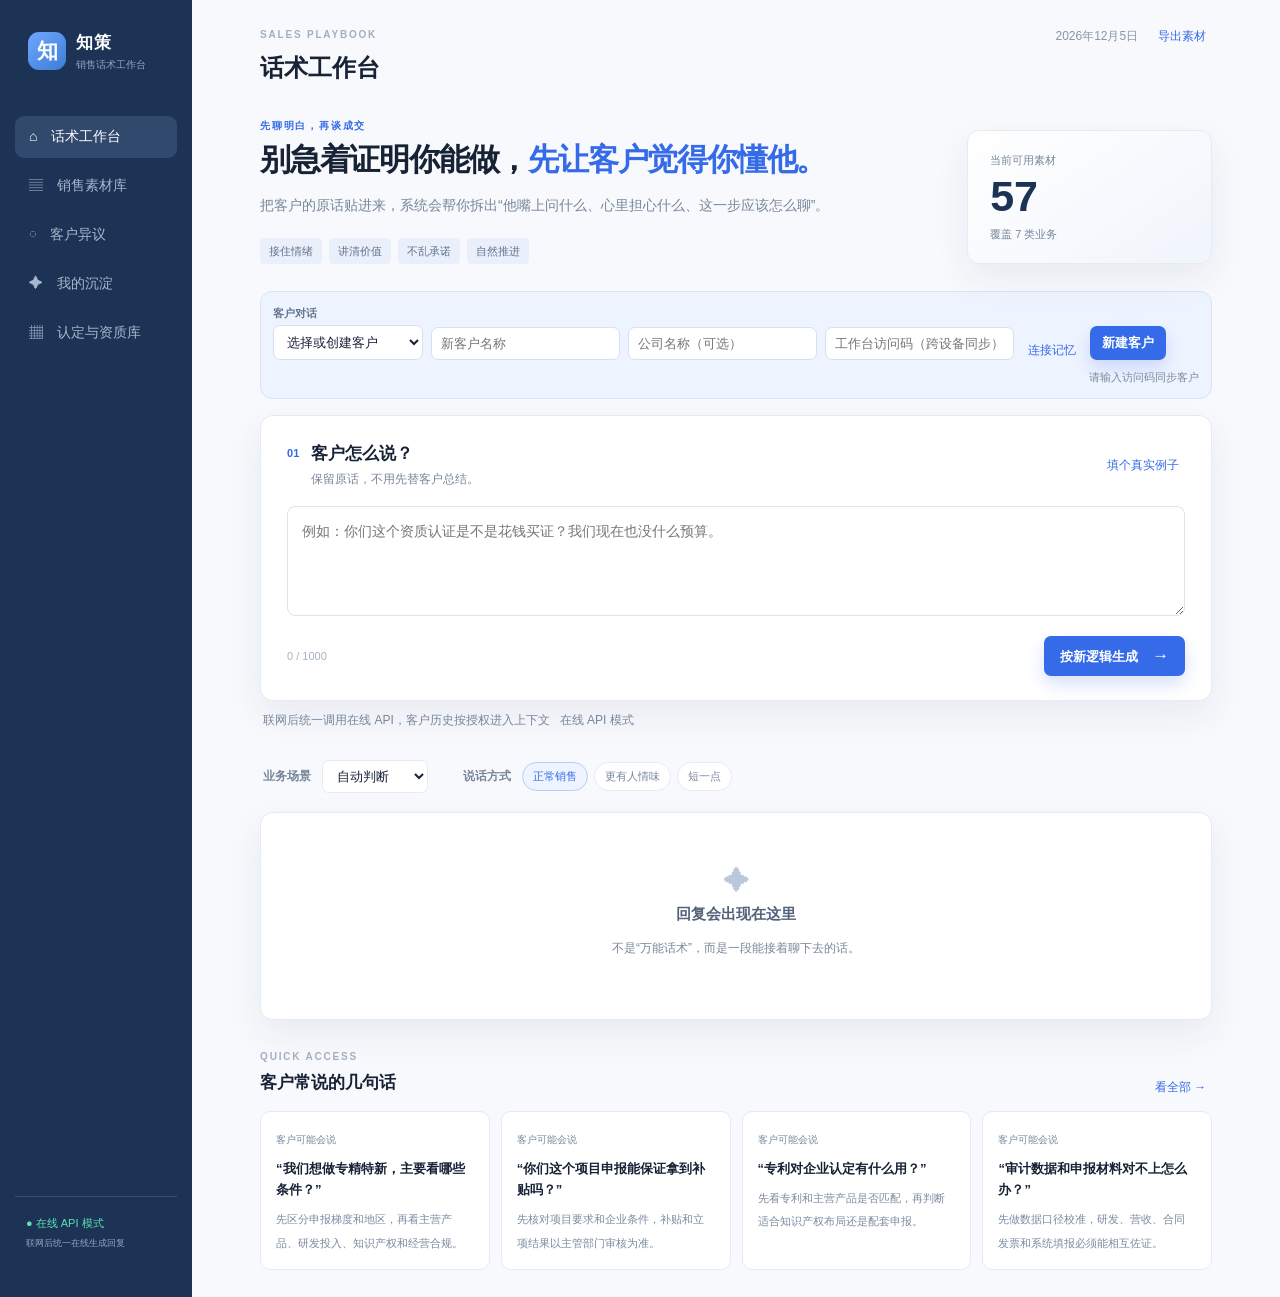
<file: index.html>
<!doctype html><html lang="zh-CN"><head><meta charset="UTF-8"><meta name="viewport" content="width=device-width,initial-scale=1"><title>知策｜销售话术工作台</title><link rel="stylesheet" href="style.css"></head><body><div class="layout"><aside><div class="brand"><b>知</b><div><strong>知策</strong><small>销售话术工作台</small></div></div><nav><button class="active" data-view="desk">⌂ <span>话术工作台</span></button><button data-view="library">▤ <span>销售素材库</span></button><button data-view="objection">◌ <span>客户异议</span></button><button data-view="notes">✦ <span>我的沉淀</span></button><button data-view="catalog">▦ <span>认定与资质库</span></button></nav><div class="side-note">● 在线 API 模式<br><small>联网后统一在线生成回复</small></div></aside><main><header><div><p class="kicker">SALES PLAYBOOK</p><h1 id="title">话术工作台</h1></div><div class="header-right"><span id="date"></span><button id="export">导出素材</button></div></header><section id="desk" class="view on"><div class="intro"><div><p class="kicker blue">先聊明白，再谈成交</p><h2>别急着证明你能做，<em>先让客户觉得你懂他。</em></h2><p>把客户的原话贴进来，系统会帮你拆出“他嘴上问什么、心里担心什么、这一步应该怎么聊”。</p><div class="pill-row"><i>接住情绪</i><i>讲清价值</i><i>不乱承诺</i><i>自然推进</i></div></div><div class="counter"><small>当前可用素材</small><b id="count">57</b><span>覆盖 7 类业务</span></div></div><div class="client-memory-bar"><div><label>客户对话</label><select id="clientSelect"><option value="">选择或创建客户</option></select></div><input id="newClientName" placeholder="新客户名称"><input id="newClientCompany" placeholder="公司名称（可选）"><input id="memoryToken" type="password" placeholder="工作台访问码（跨设备同步）"><button class="link" id="saveMemoryToken">连接记忆</button><button class="primary small" id="createClient">新建客户</button><span id="memoryStatus">未连接云端记忆</span></div><div class="card input-card"><div class="card-top"><div><label class="num">01</label><div><h3>客户怎么说？</h3><p>保留原话，不用先替客户总结。</p></div></div><button class="link" id="sample">填个真实例子</button></div><textarea id="customer" placeholder="例如：你们这个资质认证是不是花钱买证？我们现在也没什么预算。"></textarea><div class="card-bottom"><span id="chars">0 / 1000</span><button class="primary" id="go">按新逻辑生成 <b>→</b></button></div></div><div class="api-config" style="display:flex;gap:10px;align-items:center;flex-wrap:wrap;padding:10px 3px;color:#78869a;font-size:12px"><span>联网后统一调用在线 API，客户历史按授权进入上下文</span><span id="apiStatus">在线 API 模式</span></div><div class="options"><div><label>业务场景</label><select id="biz"><option value="auto">自动判断</option><option value="ip">知识产权</option><option value="project">项目申报</option><option value="qualify">资质认证</option><option value="audit">审计报告</option><option value="innovation">创小 / 科小</option><option value="tax">税务服务</option><option value="business">工商财税</option></select></div><div><label>说话方式</label><div class="modes"><button class="selected" data-mode="normal">正常销售</button><button data-mode="warm">更有人情味</button><button data-mode="short">短一点</button></div></div></div><div class="card result" id="result"><div class="empty"><b>✦</b><h3>回复会出现在这里</h3><p>不是“万能话术”，而是一段能接着聊下去的话。</p></div></div><div class="section-head"><div><p class="kicker">QUICK ACCESS</p><h3>客户常说的几句话</h3></div><button class="link" data-jump="objection">看全部 →</button></div><div class="quick" id="quick"></div></section><section id="library" class="view"><div class="page-head"><div><p class="kicker">FIELD NOTES</p><h2>销售素材库</h2><p>每条素材都拆成：客户原话、真实顾虑、你要做什么、可以怎么说。</p></div><input id="search" placeholder="搜关键词，例如：太贵、保证、预算"></div><div class="tabs" id="tabs"></div><div class="library" id="libraryList"></div></section><section id="catalog" class="view"><div class="page-head"><div><p class="kicker">2026 KNOWLEDGE BASE</p><h2>企业认定与资质库</h2><p>按类别查看申请条件、今年时间口径、有效期和总体价格；搜索关键词即可快速定位。</p></div><div class="catalog-tools"><input id="catalogSearch" placeholder="搜索：专精特新、ISO、专利、时间、价格…"><select id="catalogType"><option value="all">全部类别</option><option value="企业认定">企业认定</option><option value="资质认定">资质认定</option></select></div></div><div class="catalog-meta" id="catalogMeta"></div><div class="catalog-list" id="catalogList"></div></section><section id="objection" class="view"><div class="page-head"><div><p class="kicker">OBJECTION HANDLING</p><h2>客户异议，不是拒绝</h2><p>大多数“再考虑一下”，只是客户还没想清楚风险和下一步。</p></div></div><div class="objections" id="objections"></div></section><section id="notes" class="view"><div class="page-head"><div><p class="kicker">MY OWN VOICE</p><h2>我的沉淀</h2><p>把你收藏的笔记和现场复盘，慢慢改成你自己的话。</p></div></div><div class="notes-grid"><div class="card note-form"><label>标题</label><input id="noteTitle" placeholder="例如：客户说贵，不要马上解释价格"><label>原始素材 / 复盘</label><textarea id="noteText" placeholder="粘贴笔记，或写下客户当时怎么说、你后来怎么处理……"></textarea><button class="primary" id="save">存进我的素材库 <b>→</b></button></div><div id="saved"></div><div class="memory-panel"><div class="section-head"><div><p class="kicker">CUSTOMER MEMORY</p><h3>本客户沉淀</h3></div><button class="link" id="refreshMemory">刷新</button></div><div id="memorySummary" class="memory-summary">选择客户后显示 AI 总结、成交策略和下一步。</div><div id="memoryObjections" class="memory-objections"></div><div id="memoryLibrary" class="memory-library"></div></div></div></section></main></div><div class="toast" id="toast"></div><script src="app.js?v=catalog-2026"></script></body></html>
</file>
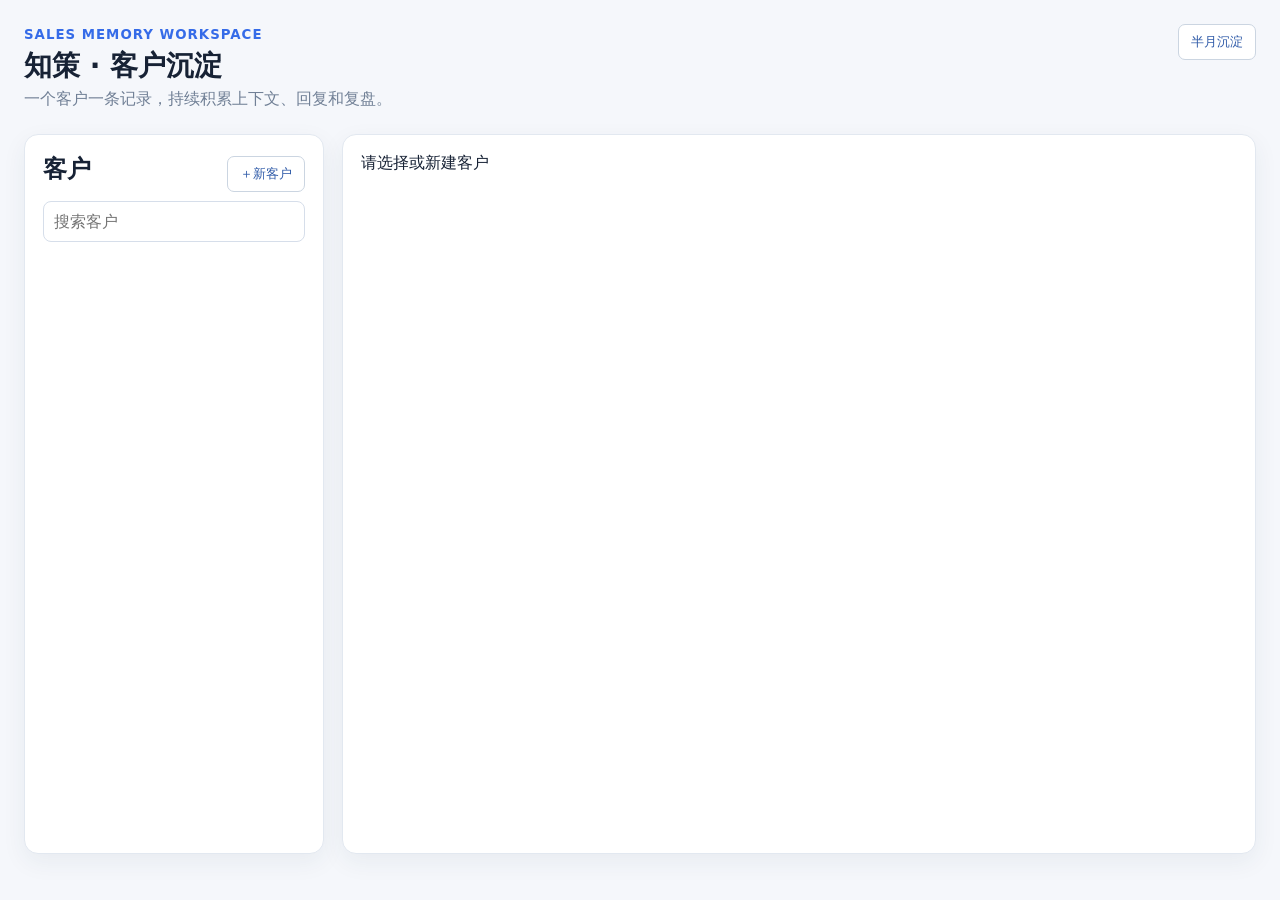
<file: docs/index.html>
<!doctype html><html lang="zh-CN"><head><meta charset="UTF-8"><meta name="viewport" content="width=device-width,initial-scale=1"><title>知策·客户沉淀</title><link rel="stylesheet" href="style.css"></head><body><main><header><div><small>SALES MEMORY WORKSPACE</small><h1>知策 · 客户沉淀</h1><p>一个客户一条记录，持续积累上下文、回复和复盘。</p></div><button id="consolidateAll">半月沉淀</button></header><section class="grid"><aside class="card"><div class="row"><h2>客户</h2><button id="newClient">＋新客户</button></div><input id="search" placeholder="搜索客户"><div id="clients"></div></aside><section class="card workspace"><div id="empty">请选择或新建客户</div><div id="chat" hidden><div class="client-head"><div><h2 id="clientName"></h2><p id="clientCompany"></p></div><div><button id="export">导出 Obsidian</button><button id="consolidate">沉淀当前客户</button></div></div><div id="insight" class="insight"></div><div id="messages" class="messages"></div><div class="composer"><textarea id="input" maxlength="5000" placeholder="输入客户原话或沟通记录"></textarea><div class="row"><span id="status">Enter 发送，Shift+Enter 换行</span><button id="send">生成回复</button></div></div></div></section></section></main><dialog id="clientDialog"><form method="dialog" id="clientForm"><h2>新建客户</h2><input id="name" required placeholder="客户名称"><input id="company" placeholder="公司名称"><input id="tags" placeholder="标签，用逗号分隔"><div class="row"><button value="cancel">取消</button><button id="saveClient" value="default">创建</button></div></form></dialog><script src="app.js"></script></body></html>
</file>
<file: style.css>
:root{--navy:#1d3355;--blue:#356be8;--ink:#172235;--muted:#78869a;--line:#e6ebf2;--paper:#f7f9fc;--green:#328f7e;--white:#fff;--shadow:0 14px 36px rgba(24,47,82,.07)}*{box-sizing:border-box}body{margin:0;background:var(--paper);color:var(--ink);font:14px/1.65 -apple-system,BlinkMacSystemFont,"Segoe UI","PingFang SC","Microsoft YaHei",sans-serif}.layout{display:flex;min-height:100vh}aside{width:225px;background:var(--navy);padding:29px 15px;color:#b5c3d5;display:flex;flex-direction:column}.brand{display:flex;align-items:center;gap:10px;padding:0 13px 42px}.brand>b{width:38px;height:38px;border-radius:11px;background:linear-gradient(140deg,#70a7ff,#3c7dd6);color:#fff;display:grid;place-items:center;font-size:21px}.brand strong{display:block;color:#fff;font-size:17px;letter-spacing:1px}.brand small{display:block;font-size:10px;color:#91a5c0}.brand+nav{display:grid;gap:7px}nav button{border:0;background:none;color:#a7b7cd;text-align:left;border-radius:9px;padding:12px 14px;cursor:pointer;font-size:14px}nav button span{margin-left:10px}nav button.active,nav button:hover{background:#31496d;color:#fff}.side-note{margin-top:auto;border-top:1px solid #39506f;padding:17px 11px;color:#5fe0b2;font-size:11px}.side-note small{color:#8fa4be}main{max-width:1450px;width:100%;margin:auto;padding:27px 5.3%}header{display:flex;justify-content:space-between;align-items:flex-start;margin-bottom:31px}.kicker{font-size:10px;letter-spacing:1.8px;color:#a2afbf;font-weight:800;margin:0 0 4px}.blue{color:var(--blue)}h1{font-size:24px;margin:0}h2{font-size:31px;letter-spacing:-1.2px;line-height:1.3;margin:5px 0 12px}h2 em{color:var(--blue);font-style:normal}h3{margin:0;font-size:17px}.header-right{display:flex;gap:14px;align-items:center;color:#8996a8;font-size:12px}.header-right button,.link{border:0;background:none;color:var(--blue);cursor:pointer;font-size:12px}.intro{display:grid;grid-template-columns:1fr 245px;gap:25px;align-items:end;margin-bottom:27px}.intro p:not(.kicker){color:var(--muted);max-width:620px}.pill-row{display:flex;gap:7px;margin-top:21px}.pill-row i{font-style:normal;color:#62738b;background:#eaf0fb;padding:4px 9px;border-radius:4px;font-size:11px}.counter{background:linear-gradient(145deg,#fff,#f0f5fc);border:1px solid var(--line);border-radius:12px;padding:20px 22px;box-shadow:var(--shadow)}.counter small,.counter span{display:block;color:var(--muted);font-size:11px}.counter b{display:block;font-size:43px;line-height:1.3;color:var(--navy)}.card{background:#fff;border:1px solid var(--line);border-radius:13px;box-shadow:var(--shadow);padding:24px 26px}.card-top{display:flex;justify-content:space-between;margin-bottom:16px}.card-top>div{display:flex;gap:12px}.card-top p{color:var(--muted);margin:2px 0 0;font-size:12px}.num{color:var(--blue);font-size:11px;font-weight:800;padding-top:4px}.card textarea,.note-form input,.note-form textarea{width:100%;border:1px solid #dce4ee;border-radius:8px;padding:13px 14px;font:inherit;outline:0;resize:vertical}.input-card textarea{min-height:110px}.card textarea:focus,.note-form input:focus{border-color:#90afea;box-shadow:0 0 0 3px #eaf0ff}.card-bottom{display:flex;justify-content:space-between;align-items:center;color:#a7b2c1;font-size:11px;margin-top:13px}.primary{border:0;background:var(--blue);color:#fff;padding:10px 16px;border-radius:7px;font-weight:700;cursor:pointer;box-shadow:0 8px 17px #356be833}.primary b{font-size:17px;margin-left:10px}.options{display:flex;gap:35px;align-items:center;padding:19px 3px}.options>div{display:flex;align-items:center;gap:11px}.options label{color:var(--muted);font-size:12px;font-weight:700}.options select{border:1px solid var(--line);padding:7px 10px;border-radius:7px;background:#fff;color:var(--ink)}.modes{display:flex;gap:6px}.modes button{border:1px solid var(--line);background:#fff;color:var(--muted);padding:6px 10px;border-radius:99px;font-size:11px;cursor:pointer}.modes button.selected{color:var(--blue);background:#edf3ff;border-color:#b9cdf8}.result{min-height:164px}.empty{text-align:center;padding:24px;color:var(--muted)}.empty>b{font-size:25px;color:#b9c8db}.empty h3{color:#53627a;font-size:15px}.empty p{font-size:12px}.result-body{display:grid;grid-template-columns:.85fr 1.45fr;gap:26px}.reason{background:#f6f8fb;border-radius:9px;padding:17px}.reason h4,.reply h4{margin:0 0 8px;color:#6d7d92;font-size:12px}.reason p{font-size:13px;margin:0}.tag{display:inline-block;background:#e6f4f0;color:var(--green);padding:3px 7px;border-radius:4px;font-size:10px;margin:12px 5px 0 0}.reply p{font-size:15px;line-height:1.88;white-space:pre-wrap;margin:3px 0 12px}.copy{border:1px solid #bcd0f7;background:#fff;color:var(--blue);border-radius:6px;padding:6px 11px;font-size:11px;cursor:pointer}.section-head{display:flex;justify-content:space-between;align-items:end;margin:29px 0 14px}.quick{display:grid;grid-template-columns:repeat(4,1fr);gap:11px}.quick-card{background:#fff;border:1px solid var(--line);border-radius:10px;padding:15px;cursor:pointer}.quick-card:hover{box-shadow:var(--shadow)}.quick-card small{color:var(--muted);font-size:10px}.quick-card p{font-weight:700;font-size:13px;margin:7px 0}.quick-card span{color:#7c8aa0;font-size:11px}.view{display:none}.view.on{display:block}.page-head{display:flex;justify-content:space-between;align-items:end;margin-bottom:28px}.page-head p:not(.kicker){color:var(--muted);margin:0}.page-head h2{margin-bottom:4px}.page-head input{width:245px;border:1px solid var(--line);border-radius:7px;padding:9px 12px;outline:0}.tabs{display:flex;gap:7px;flex-wrap:wrap;margin-bottom:16px}.tabs button{border:0;background:#e9eef6;color:#64748a;border-radius:6px;padding:7px 12px;font-size:12px;cursor:pointer}.tabs button.active{background:var(--navy);color:#fff}.library{display:grid;grid-template-columns:repeat(2,1fr);gap:13px}.material{background:#fff;border:1px solid var(--line);border-radius:11px;padding:18px}.meta{color:#9aa7b8;font-size:10px;display:flex;justify-content:space-between}.material h4{font-size:14px;margin:9px 0 7px}.material .customer{color:#2a3b54;font-size:13px;margin:0 0 9px}.material .answer{color:#596a80;font-size:13px;margin:0 0 12px;border-left:3px solid #b7cbf3;padding-left:11px}.labels{color:#2f8d7a;font-size:10px}.objections{display:grid;grid-template-columns:repeat(2,1fr);gap:14px}.objection-card{background:#fff;border:1px solid var(--line);border-radius:12px;padding:21px}.objection-card h3{font-size:15px;margin:7px 0 12px}.objection-card p{color:#5d6e84;font-size:13px}.do{padding:13px 15px;background:#f5f8fc;border-radius:7px;color:#4a5f79;font-size:12px}.do b{color:var(--blue)}.notes-grid{display:grid;grid-template-columns:1fr 1fr;gap:22px}.note-form{display:grid;gap:8px;align-content:start}.note-form label{font-size:12px;color:var(--muted);font-weight:700}.note-form textarea{min-height:220px;margin-bottom:8px}.saved-list{display:grid;gap:11px}.saved-note{background:#fff;border:1px solid var(--line);border-radius:10px;padding:16px}.saved-note h4{margin:0 0 5px}.saved-note p{white-space:pre-wrap;color:var(--muted);font-size:12px;margin:0}.toast{position:fixed;bottom:25px;left:50%;transform:translate(-50%,20px);opacity:0;background:var(--navy);color:#fff;padding:9px 15px;border-radius:7px;font-size:12px;transition:.2s}.toast.show{opacity:1;transform:translate(-50%,0)}@media(max-width:820px){aside{width:68px;padding:22px 8px}.brand{padding:0 6px 35px}.brand div:last-child,nav span,.side-note{display:none}nav button{text-align:center;padding:12px 0}main{padding:22px 18px}.intro,.result-body,.notes-grid{grid-template-columns:1fr}.counter{display:none}.quick{grid-template-columns:1fr 1fr}.options{display:block}.options>div{margin:10px 0;flex-wrap:wrap}.page-head{display:block}.page-head input{margin-top:17px;width:100%}}@media(max-width:560px){.quick,.library,.objections{grid-template-columns:1fr}h2{font-size:27px}}

.catalog-tools{display:flex;gap:10px;align-items:center;flex-wrap:wrap}.catalog-tools input{min-width:280px;padding:12px 14px;border:1px solid #dfe5ee;border-radius:12px;background:#fff;color:#243044}.catalog-tools select{padding:12px 14px;border:1px solid #dfe5ee;border-radius:12px;background:#fff;color:#243044}.catalog-meta{margin:18px 0;color:#7d899b;font-size:13px}.catalog-list{display:grid;gap:16px}.catalog-card{background:#fff;border:1px solid #e8edf3;border-radius:18px;padding:20px;box-shadow:0 8px 24px rgba(31,49,79,.05)}.catalog-card-top{display:flex;align-items:center;gap:12px;border-bottom:1px solid #edf1f5;padding-bottom:14px;margin-bottom:14px}.catalog-card-top h3{margin:0;font-size:20px;color:#1d2b43}.catalog-type{font-size:12px;color:#4477d8;background:#edf4ff;border-radius:999px;padding:6px 10px;white-space:nowrap}.catalog-grid{display:grid;grid-template-columns:repeat(2,minmax(0,1fr));gap:14px}.catalog-grid b{font-size:12px;color:#76849a}.catalog-grid p{margin:6px 0 0;line-height:1.7;color:#34435a;font-size:14px}.catalog-tags{margin-top:16px;color:#9a6e35;font-size:12px}.catalog-tags a{margin-left:12px;color:#4477d8;text-decoration:none}.catalog-tags a:hover{text-decoration:underline}@media(max-width:760px){.catalog-tools input{min-width:0;width:100%}.catalog-tools select{width:100%}.catalog-grid{grid-template-columns:1fr}.catalog-card{padding:16px}}
.client-memory-bar{display:flex;gap:8px;align-items:end;flex-wrap:wrap;margin:0 0 16px;padding:12px;background:#eef4ff;border:1px solid #d8e4fa;border-radius:12px}.client-memory-bar>div{display:grid;gap:3px}.client-memory-bar label{font-size:11px;color:#63748b;font-weight:700}.client-memory-bar input,.client-memory-bar select{min-width:150px;border:1px solid #d6e0ef;border-radius:7px;background:#fff;padding:8px 9px;color:var(--ink)}.client-memory-bar .small{padding:8px 12px}.client-memory-bar #memoryStatus{font-size:11px;color:#7d899b;margin-left:auto}.client-memory-bar #memoryStatus.good{color:var(--green)}.memory-panel{grid-column:1/-1;background:#fff;border:1px solid var(--line);border-radius:13px;padding:22px;box-shadow:var(--shadow)}.memory-summary{background:#f5f8fc;border-radius:9px;padding:14px;color:#4e6078;white-space:pre-wrap}.memory-summary b{display:block;color:#253b5e;margin:5px 0}.memory-objections article,.memory-library article{border-top:1px solid #edf1f5;padding:10px 0}.memory-objections p,.memory-library p{margin:4px 0;color:#596a80;white-space:pre-wrap}.memory-objections small,.memory-library small{color:#9aa7b8}.memory-library{margin-top:18px}.objection-item h3{margin:9px 0 4px}.objection-item h4{margin:13px 0 3px;color:#6d7d92;font-size:12px}
</file>
<file: docs/style.css>
:root{font-family:system-ui,-apple-system,"Microsoft YaHei",sans-serif;color:#172235;background:#f5f7fb}*{box-sizing:border-box}body{margin:0}main{max-width:1280px;margin:auto;padding:24px}header{display:flex;justify-content:space-between;align-items:start;margin-bottom:20px}small{color:#356be8;letter-spacing:1px;font-weight:700}h1{margin:4px 0;font-size:28px}h2{margin:0 0 10px}p{color:#718096;margin:4px 0}.grid{display:grid;grid-template-columns:300px 1fr;gap:18px}.card{background:#fff;border:1px solid #e2e8f0;border-radius:14px;padding:18px;box-shadow:0 8px 25px #243b5310}.row{display:flex;justify-content:space-between;align-items:center;gap:8px}button{border:1px solid #cbd5e1;background:#fff;border-radius:7px;padding:8px 12px;cursor:pointer;color:#315ca9}button:hover{background:#edf3ff}.workspace{min-height:720px}.workspace>div{height:100%}input,textarea{width:100%;border:1px solid #d6deea;border-radius:8px;padding:10px;font:inherit;margin:6px 0;outline:0}input:focus,textarea:focus{border-color:#6b8fe8}.client{padding:12px;border-bottom:1px solid #edf0f5;cursor:pointer}.client:hover,.client.active{background:#edf3ff;border-radius:8px}.client b{display:block}.client small{font-weight:400;color:#8a97aa;letter-spacing:0}.client-head{display:flex;justify-content:space-between;border-bottom:1px solid #edf0f5;padding-bottom:12px;gap:12px}.client-head button{font-size:12px}.messages{height:430px;overflow:auto;padding:14px 0}.bubble{max-width:85%;padding:11px 14px;border-radius:12px;margin:8px 0;white-space:pre-wrap;line-height:1.6}.customer{background:#eef2f7}.assistant{background:#e8f5f1;margin-left:auto}.meta{font-size:11px;color:#8995a8;margin-bottom:3px}.composer textarea{min-height:88px;resize:vertical}.insight{background:#fff9e9;border-left:3px solid #e5a928;padding:10px;margin:12px 0;white-space:pre-wrap;font-size:13px}.insight:empty{display:none}dialog{border:0;border-radius:12px;padding:22px;box-shadow:0 20px 70px #0003}dialog::backdrop{background:#17223566}dialog form{min-width:280px}@media(max-width:760px){main{padding:12px}.grid{grid-template-columns:1fr}.workspace{min-height:600px}.client-head{display:block}.client-head button{margin-top:8px}.messages{height:360px}}
</file>
